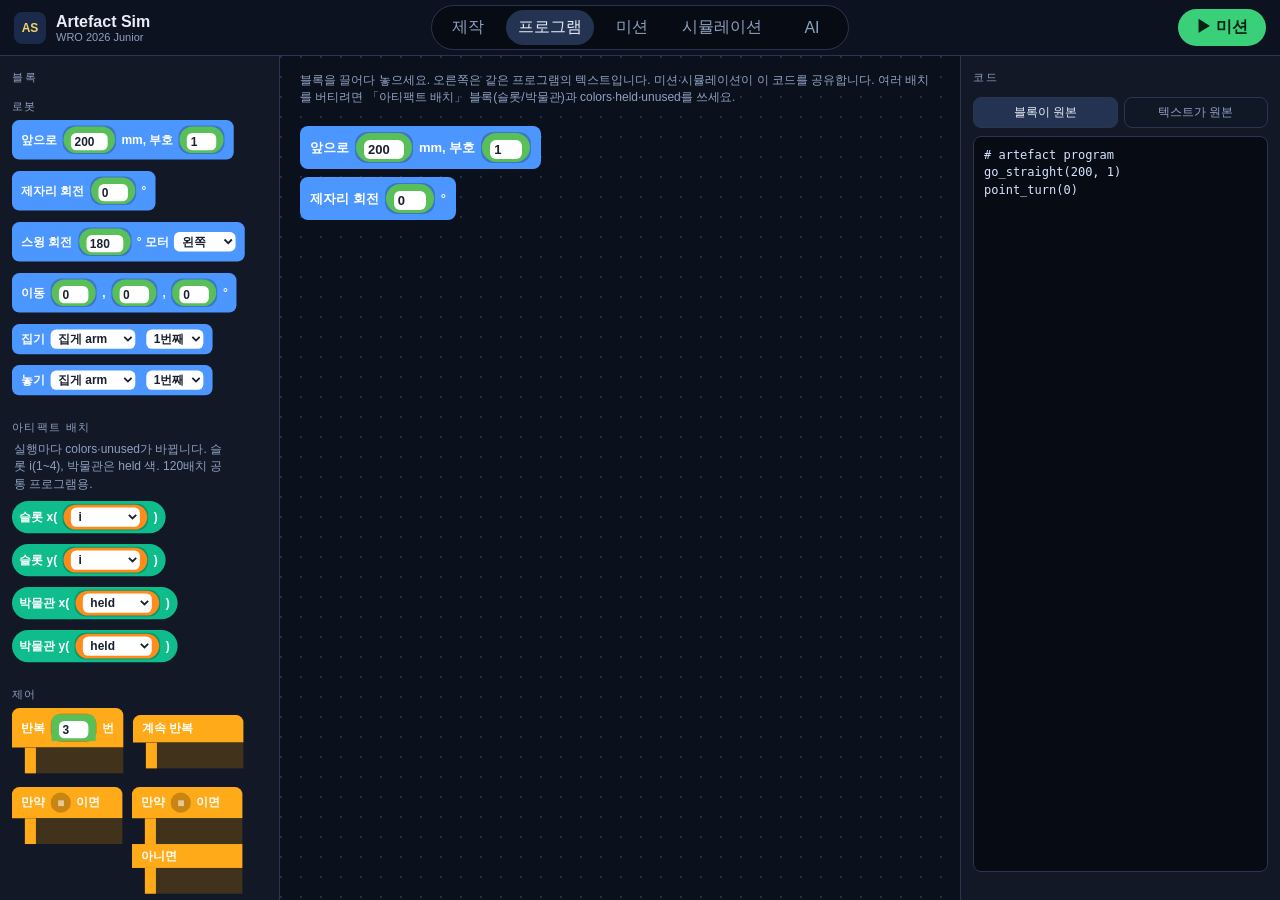
<file: index.html>
<!DOCTYPE html>
<html lang="ko">
  <head>
    <meta charset="UTF-8" />
    <meta name="viewport" content="width=device-width, initial-scale=1" />
    <title>WRO 2026 Junior — Artefact Sim</title>
    <link rel="stylesheet" href="style.css" />
  </head>
  <body>
    <header class="topbar">
      <div class="brand">
        <span class="brand-mark">AS</span>
        <div>
          <strong>Artefact Sim</strong>
          <small>WRO 2026 Junior</small>
        </div>
      </div>
      <nav class="tabs" role="tablist">
        <button type="button" id="tab-hangar" data-tab="hangar" aria-selected="false">제작</button>
        <button type="button" id="tab-program" data-tab="program" aria-selected="true">프로그램</button>
        <button type="button" id="tab-mission" data-tab="mission" aria-selected="false">미션</button>
        <button type="button" id="tab-sim" data-tab="sim" aria-selected="false">시뮬레이션</button>
        <button type="button" id="tab-ai" data-tab="ai" aria-selected="false">AI</button>
      </nav>
      <div class="top-actions">
        <button type="button" id="btn-to-start" class="to-start" title="로봇만 시작 포즈로 옮깁니다">시작위치로 이동</button>
        <button type="button" id="btn-launch" class="launch" title="미션 필드로">▶ 미션</button>
      </div>
    </header>

    <section class="screen hangar-screen" id="screen-hangar" hidden>
      <aside class="parts-dock">
        <p class="dock-title">Parts</p>
        <button type="button" class="part-card" data-part="chassis" id="part-chassis">
          <svg viewBox="0 0 64 64" aria-hidden="true">
            <rect x="14" y="10" width="36" height="44" rx="4" fill="#2a3144" stroke="#f4d35e" stroke-width="2" />
            <rect x="8" y="20" width="6" height="24" rx="1" fill="#111" stroke="#ddd" />
            <rect x="50" y="20" width="6" height="24" rx="1" fill="#111" stroke="#ddd" />
            <polygon points="32,8 26,16 38,16" fill="#f4d35e" />
          </svg>
          <span>차체</span>
        </button>
        <button type="button" class="part-card" data-part="clamp" id="part-clamp">
          <svg viewBox="0 0 64 64" aria-hidden="true">
            <rect x="12" y="18" width="12" height="36" rx="2" fill="#1f7a6b" stroke="#8ef0d8" />
            <rect x="40" y="18" width="12" height="36" rx="2" fill="#1f7a6b" stroke="#8ef0d8" />
            <rect x="12" y="14" width="40" height="12" rx="2" fill="#1f7a6b" stroke="#8ef0d8" />
          </svg>
          <span>집게</span>
        </button>
        <button type="button" class="part-card" data-part="gripper" id="part-gripper">
          <svg viewBox="0 0 64 64" aria-hidden="true">
            <rect x="10" y="16" width="44" height="12" rx="2" fill="#8a4a12" stroke="#ffc07a" />
            <rect x="10" y="26" width="14" height="28" rx="2" fill="#8a4a12" stroke="#ffc07a" />
            <rect x="40" y="26" width="14" height="28" rx="2" fill="#8a4a12" stroke="#ffc07a" />
          </svg>
          <span>그리퍼</span>
        </button>
        <p class="dock-hint">집게·그리퍼 카드를 클릭하면 하나씩 추가됩니다. 화면 이동은 Space + 왼쪽 클릭, 차체 크기 조절은 Ctrl + 드래그 또는 흰 핸들입니다.</p>
      </aside>

      <div class="hangar" id="hangar">
        <div class="hangar-vignette"></div>
        <div class="hangar-world" id="hangar-world">
          <div class="hangar-pad"></div>
          <div class="robot hangar-robot" id="hangar-robot" aria-label="제작 중인 로봇">
            <div id="hangar-paint"></div>
            <div class="handles" id="handles" hidden>
              <button type="button" data-h="nw"></button>
              <button type="button" data-h="n"></button>
              <button type="button" data-h="ne"></button>
              <button type="button" data-h="w"></button>
              <button type="button" data-h="e"></button>
              <button type="button" data-h="sw"></button>
              <button type="button" data-h="s"></button>
              <button type="button" data-h="se"></button>
            </div>
          </div>
        </div>
        <div class="hangar-tools">
          <button type="button" id="hangar-zoom-out">−</button>
          <button type="button" id="hangar-fit">격자 맞춤</button>
          <button type="button" id="hangar-zoom-in">+</button>
        </div>
        <p class="hangar-compass">앞</p>
      </div>

      <aside class="inspector" id="inspector">
        <p class="dock-title">Inspector</p>
        <p class="meta" id="bbox-label">외접 크기 —</p>

        <div class="inspect-block" id="inspect-chassis">
          <h2>차체</h2>
          <p class="hint">전후 = 앞뒤, 좌우 = 옆. 최대 250 mm. Ctrl+드래그로도 조절</p>
          <label>전후 길이 (mm)<input id="robot-length" type="number" step="1" min="40" max="250" /></label>
          <label>좌우 길이 (mm)<input id="robot-width" type="number" step="1" min="40" max="250" /></label>
          <label>축간거리 W (mm)<input id="wheelbase" type="number" step="1" min="40" max="250" /></label>
          <p class="hint">바퀴 길이는 64 mm 고정입니다. 바퀴를 좌우로 드래그해 벌릴 수 있고, 차체에 붙은 채로만 바깥에 붙습니다.</p>
        </div>

        <div class="inspect-block" id="inspect-module" hidden>
          <h2 id="inspect-mod-title">모듈</h2>
          <p class="hint">가장자리로 끌어 붙이거나 면을 고르세요. 같은 종류는 40 mm 간격입니다.</p>
          <div class="side-row" id="inspect-sides">
            <button type="button" data-side="front">앞</button>
            <button type="button" data-side="back">뒤</button>
            <button type="button" data-side="left">왼쪽</button>
            <button type="button" data-side="right">오른쪽</button>
          </div>
          <label>좌우 (mm, +오른쪽)<input id="mod-x" type="number" step="8" /></label>
          <label>전후 (mm, +앞)<input id="mod-y" type="number" step="8" /></label>
          <div id="inspect-clamp-size">
            <label>모듈 너비 (mm)<input id="mod-w" type="number" step="1" min="16" max="120" /></label>
            <label>모듈 길이 (mm)<input id="mod-d" type="number" step="1" min="20" max="160" /></label>
          </div>
          <button type="button" id="btn-detach" class="danger">분리</button>
        </div>
      </aside>
    </section>

    <section class="screen mission-screen" id="screen-mission" hidden>
      <aside class="panel">
        <section>
          <h2>필드</h2>
          <p class="meta">2362 × 1143 mm · 1 단위 = 1 mm</p>
          <div class="btn-row">
            <button type="button" id="btn-zoom-out" title="축소">−</button>
            <button type="button" id="btn-fit">맞춤</button>
            <button type="button" id="btn-zoom-in" title="확대">+</button>
          </div>
          <p class="meta" id="zoom-label">줌 100%</p>
          <label>배속 <span id="mission-speed-val">10×</span>
            <input id="mission-speed" type="range" min="1" max="200" value="10" />
          </label>
          <p class="hint">화면만 빨라집니다. 시뮬 시간은 그대로입니다. 200×는 애니메이션을 생략합니다.</p>
          <p class="hint" id="run-status"></p>
        </section>

        <section>
          <h2>시작 포즈</h2>
          <label>x (mm)<input id="start-x" type="number" step="1" /></label>
          <label>y (mm, 위가 0)<input id="start-y" type="number" step="1" /></label>
          <label>heading (°)<input id="start-h" type="number" step="1" /></label>
          <label class="check"><input id="lock-start" type="checkbox" /> 시작 위치 고정</label>
          <p class="hint">0° 발굴지(아래) · 180° 박물관(위) · 시계방향 증가</p>
          <p class="hint">고정하면 여러 번 실행해도 같은 자리에서 시작합니다. 드래그로 옮기려면 고정을 끄세요.</p>
          <p class="hint">필드에서 로봇을 끌면 이동, Shift+끌기는 헤딩입니다. 방향키로 1 mm씩 미세 이동.</p>
        </section>

        <section>
          <h2>아티팩트</h2>
          <p class="meta" id="unused-label">미사용: —</p>
          <p class="meta" id="art-pos-label">끌어 옮긴 뒤 프로그램 시작으로 실험하세요.</p>
          <label class="check"><input id="keep-arts" type="checkbox" checked /> 배치 유지하고 실험</label>
          <p class="hint">켜면 프로그램 시작이 로봇만 시작 포즈로 돌리고, 지금 필드에 둔 아티팩트는 그대로 둡니다. 끄면 발굴지 홈으로 리셋합니다.</p>
          <button type="button" id="btn-collect-test" class="art-random">수집 즉시 테스트</button>
          <pre id="sim-log" class="sim-log" aria-live="polite"></pre>
          <button type="button" id="btn-random" class="art-random">색 배치 무작위</button>
          <p class="hint">색 칸을 클릭하면 미사용 색과 바꿉니다. 거의 같은 자리에 올리면 두 아티팩트가 자리를 바꿉니다.</p>
          <div class="swatches" id="swatches"></div>
          <label class="check"><input id="use-unused" type="checkbox" /> 미사용 아티팩트도 필드에 두기</label>
          <p class="hint">끄면 공식처럼 4개만 발굴지에 둡니다. 켜면 남은 1개도 발굴지 왼쪽에 나옵니다.</p>
        </section>
      </aside>

      <main id="mission-view-host">
        <div class="viewport" id="viewport">
          <div class="world" id="world">
          <img
            class="mat"
            id="mat"
            src="assets/mat.png"
            alt="WRO 2026 Junior game mat"
            width="2362"
            height="1143"
            draggable="false"
          />
          <div id="arts"></div>
          <svg id="dead-layer" viewBox="0 0 2362 1143" width="2362" height="1143" aria-hidden="true"></svg>
          <div id="snap-guides" hidden>
            <div class="snap-x" id="snap-x"></div>
          </div>
          <div class="robot" id="robot" aria-label="로봇"></div>
        </div>
        </div>
      </main>
    </section>

    <section class="screen sim-screen" id="screen-sim" hidden>
      <aside class="panel sweep-panel">
        <section>
          <h2>120 스윕</h2>
          <p class="hint">프로그램 탭과 같은 코드를 120가지 발굴 배치(미사용 색 5 × 나머지 4색 순열 24)로 돌립니다. 색을 하드코딩하지 말고 colors / unused / slot_x / museum_x(held)를 쓰세요. 시간은 시뮬 시간, 배속은 화면만 빠릅니다.</p>
          <label>배속 <span id="sweep-speed-val">10×</span>
            <input id="sweep-speed" type="range" min="1" max="200" value="10" />
          </label>
          <p class="hint">1–200×. 미션 탭과 같은 배속입니다. 200×는 화면 애니메이션을 생략합니다.</p>
          <div class="btn-row">
            <button type="button" id="btn-sweep-example">예제 넣기</button>
            <button type="button" id="btn-sweep" class="art-random">120 실행</button>
          </div>
          <div id="sweep-stats" class="sweep-stats"></div>
        </section>
        <section>
          <h2>프로그램 (프로그램 탭과 동일)</h2>
          <p class="hint">여기서는 미리보기만 됩니다. 편집은 프로그램 탭에서 하세요. 예제 넣기는 프로그램 탭 코드를 바꿉니다.</p>
          <textarea id="sweep-preview" spellcheck="false" wrap="off" readonly></textarea>
        </section>
        <section>
          <h2>결과</h2>
          <pre id="sweep-log" class="sim-log" aria-live="polite"></pre>
        </section>
      </aside>
      <main id="sim-view-host"></main>
    </section>

    <section class="screen program-screen" id="screen-program">
      <aside class="block-palette" id="block-palette"></aside>
      <div class="block-workspace" id="block-workspace">
        <p class="workspace-hint">블록을 끌어다 놓으세요. 오른쪽은 같은 프로그램의 텍스트입니다. 미션·시뮬레이션이 이 코드를 공유합니다. 여러 배치를 버티려면 「아티팩트 배치」 블록(슬롯/박물관)과 colors·held·unused를 쓰세요.</p>
        <div class="block-script" id="block-script"></div>
      </div>
      <aside class="code-dock">
        <p class="dock-title">코드</p>
        <div class="code-toolbar">
          <button type="button" id="code-mode-blocks" class="active">블록이 원본</button>
          <button type="button" id="code-mode-text">텍스트가 원본</button>
        </div>
        <textarea id="code-text" spellcheck="false" readonly wrap="off"></textarea>
        <p class="hint" id="code-error"></p>
      </aside>
    </section>

    <section class="screen ai-screen" id="screen-ai" hidden>
      <aside class="ai-side">
        <p class="dock-title">AI 프롬프트</p>
        <p class="hint">하고 싶은 일을 적으면, 로봇 형태·위치·규칙과 120가지 아티팩트 배치 대응 설명이 붙습니다. Cursor, ChatGPT, Claude 등에 그대로 붙여 넣으세요.</p>
        <label>내가 시킬 일
          <textarea id="ai-goal" spellcheck="false" placeholder="예: 120가지 발굴 배치 모두에서 4개 아티팩트를 같은 색 박물관 칸에 놓아 줘. 색 순서를 하드코딩하지 말 것."></textarea>
        </label>
        <div class="btn-row ai-actions">
          <button type="button" id="ai-refresh">다시 생성</button>
          <button type="button" id="ai-copy" class="primary">복사</button>
        </div>
        <p class="meta" id="ai-copy-status"></p>
        <h2>포함할 내용</h2>
        <p class="hint">좌표, heading, 로봇 mm, 집기/놓기, 120 배치(colors/unused/held/slot/museum), 현재 프로그램이 들어갑니다.</p>
      </aside>
      <div class="ai-main">
        <textarea id="ai-prompt" spellcheck="false" readonly></textarea>
      </div>
    </section>

    <script type="module" src="js/main.js"></script>
  </body>
</html>
</file>
<file: style.css>
:root {
  --bg: #070b14;
  --panel: #121826;
  --line: #2a3550;
  --text: #e8edf7;
  --muted: #8ea0c0;
  --accent: #6ea8ff;
  --launch: #3ad07a;
  --robot-edge: #f4d35e;
}

* {
  box-sizing: border-box;
}

html,
body {
  margin: 0;
  height: 100%;
  font-family: "Segoe UI", "Noto Sans KR", sans-serif;
  background: var(--bg);
  color: var(--text);
  user-select: none;
  -webkit-user-select: none;
}

body {
  display: grid;
  grid-template-rows: 56px 1fr;
}

.topbar {
  display: grid;
  grid-template-columns: 1fr auto 1fr;
  align-items: center;
  padding: 0 14px;
  background: #0c1220;
  border-bottom: 1px solid var(--line);
  z-index: 5;
}

.brand {
  display: flex;
  align-items: center;
  gap: 10px;
}

.brand-mark {
  width: 32px;
  height: 32px;
  display: grid;
  place-items: center;
  border-radius: 8px;
  background: #1b2a4a;
  color: var(--robot-edge);
  font-weight: 700;
  font-size: 12px;
}

.brand small {
  display: block;
  color: var(--muted);
  font-size: 11px;
}

.tabs {
  display: flex;
  gap: 6px;
  padding: 4px;
  border-radius: 999px;
  background: #070b14;
  border: 1px solid var(--line);
}

.tabs button {
  min-width: 64px;
  border: 0;
  background: transparent;
  color: var(--muted);
  border-radius: 999px;
  padding: 7px 12px;
}

.tabs button[aria-selected="true"] {
  background: #243352;
  color: var(--text);
}

.top-actions {
  justify-self: end;
  display: flex;
  align-items: center;
  gap: 8px;
}

.to-start {
  border: 1px solid var(--line);
  background: #18233a;
  color: var(--text);
  font-weight: 600;
  border-radius: 999px;
  padding: 8px 14px;
}

.to-start:hover {
  border-color: var(--accent);
}

.to-start:disabled {
  opacity: 0.45;
  cursor: not-allowed;
}

.launch {
  border: 0;
  background: var(--launch);
  color: #062214;
  font-weight: 700;
  border-radius: 999px;
  padding: 8px 18px;
}

.launch:hover {
  filter: brightness(1.08);
  border-color: transparent;
}

.screen {
  min-height: 0;
  height: 100%;
}

.screen[hidden] {
  display: none !important;
}

.hangar-screen {
  display: grid;
  grid-template-columns: 168px 1fr 260px;
}

.mission-screen {
  display: grid;
  grid-template-columns: 280px 1fr;
}

.sim-screen {
  display: grid;
  grid-template-columns: 340px 1fr;
}

#mission-view-host,
#sim-view-host {
  min-height: 0;
  height: 100%;
  position: relative;
  overflow: hidden;
}

#mission-view-host .viewport,
#sim-view-host .viewport {
  height: 100%;
}

.sweep-panel #sweep-preview {
  width: 100%;
  min-height: 240px;
  resize: vertical;
  background: #0b0f18;
  color: #d6e4ff;
  border: 1px solid var(--line);
  border-radius: 8px;
  padding: 8px;
  font-family: Consolas, "Cascadia Mono", "Noto Sans KR", monospace;
  font-size: 12px;
  line-height: 1.45;
}

.sweep-stats {
  display: grid;
  gap: 4px;
  margin-top: 10px;
  padding: 8px;
  border: 1px solid var(--line);
  border-radius: 8px;
  font-size: 13px;
}

#sweep-speed,
#mission-speed {
  width: 100%;
}

.parts-dock,
.inspector,
.panel {
  background: var(--panel);
  border-right: 1px solid var(--line);
  padding: 14px 12px 20px;
  overflow: auto;
}

.inspector {
  border-right: 0;
  border-left: 1px solid var(--line);
}

.dock-title {
  margin: 0 0 12px;
  font-size: 11px;
  letter-spacing: 0.14em;
  text-transform: uppercase;
  color: var(--muted);
}

.part-card {
  width: 100%;
  display: grid;
  justify-items: center;
  gap: 6px;
  margin-bottom: 10px;
  padding: 10px 8px;
  background: linear-gradient(180deg, #1a2336, #101726);
  border: 1px solid #3a4b6d;
  border-radius: 10px;
  color: var(--text);
}

.part-card svg {
  width: 72px;
  height: 72px;
}

.part-card span {
  font-size: 12px;
}

.part-card:hover,
.part-card.active {
  border-color: #7eb0ff;
  box-shadow: 0 0 0 1px #7eb0ff inset;
}

.part-card.off {
  opacity: 0.45;
}

.hangar-robot {
  width: 250px;
  height: 250px;
  margin-left: -125px;
  margin-top: -125px;
  overflow: visible;
}

#hangar-paint,
#hangar-paint svg {
  position: absolute;
  inset: 0;
  width: 250px;
  height: 250px;
  overflow: visible;
}

.robot svg {
  overflow: visible;
}

.hangar-robot .handles {
  position: absolute;
  pointer-events: none;
  z-index: 4;
}

.hangar-world,
.world {
  will-change: transform;
}

.hangar.can-pan,
.viewport.can-pan {
  cursor: grab;
}

.hangar.can-pan.panning,
.viewport.can-pan.panning {
  cursor: grabbing;
}

.hangar-robot .handles button {
  position: absolute;
  width: 14px;
  height: 14px;
  padding: 0;
  border: 1px solid #0b1020;
  background: #d7e7ff;
  border-radius: 1px;
  pointer-events: auto;
  transform: translate(-50%, -50%);
}

.hangar-robot .handles button[data-h="n"],
.hangar-robot .handles button[data-h="s"] {
  cursor: ns-resize;
}

.hangar-robot .handles button[data-h="e"],
.hangar-robot .handles button[data-h="w"] {
  cursor: ew-resize;
}

.hangar-robot .handles button[data-h="ne"],
.hangar-robot .handles button[data-h="sw"] {
  cursor: nesw-resize;
}

.hangar-robot .handles button[data-h="nw"],
.hangar-robot .handles button[data-h="se"] {
  cursor: nwse-resize;
}

.drag-ghost {
  position: fixed;
  z-index: 20;
  pointer-events: none;
  width: 56px;
  height: 56px;
  opacity: 0.85;
  filter: drop-shadow(0 6px 10px rgba(0, 0, 0, 0.45));
}

.dock-hint,
.meta,
.hint {
  margin: 8px 0 0;
  color: var(--muted);
  font-size: 12px;
  line-height: 1.45;
}

.hangar {
  position: relative;
  overflow: hidden;
  cursor: default;
  background:
    radial-gradient(1200px 600px at 50% 10%, #152246 0%, transparent 55%),
    #050814;
}

.hangar::before {
  content: "";
  position: absolute;
  inset: 0;
  background-image:
    radial-gradient(1px 1px at 12% 18%, #fff 50%, transparent 51%),
    radial-gradient(1px 1px at 28% 72%, #cde 50%, transparent 51%),
    radial-gradient(1px 1px at 63% 31%, #fff 50%, transparent 51%),
    radial-gradient(1px 1px at 81% 64%, #9cf 50%, transparent 51%),
    radial-gradient(1px 1px at 44% 12%, #fff 50%, transparent 51%),
    radial-gradient(1px 1px at 91% 22%, #fff 50%, transparent 51%);
  opacity: 0.55;
  pointer-events: none;
}

.hangar.panning {
  cursor: grabbing;
}

.hangar-world {
  position: absolute;
  width: 800px;
  height: 800px;
  transform-origin: 0 0;
  background-image:
    linear-gradient(to right, rgba(90, 140, 220, 0.13) 1px, transparent 1px),
    linear-gradient(to bottom, rgba(90, 140, 220, 0.13) 1px, transparent 1px);
  background-size: 8px 8px;
}

.hangar-pad {
  position: absolute;
  left: 50%;
  top: 18px;
  width: 120px;
  height: 18px;
  transform: translateX(-50%);
  border-radius: 4px 4px 0 0;
  background: #3a455c;
  box-shadow: 0 0 0 2px #6f7c96;
}

.hangar-vignette {
  position: absolute;
  inset: 0;
  pointer-events: none;
  box-shadow: inset 0 0 80px #000;
  z-index: 2;
}

.hangar-tools {
  position: absolute;
  left: 12px;
  bottom: 12px;
  z-index: 3;
  display: flex;
  gap: 6px;
}

.hangar-compass {
  position: absolute;
  top: 10px;
  left: 50%;
  transform: translateX(-50%);
  z-index: 3;
  margin: 0;
  padding: 3px 10px;
  border-radius: 999px;
  background: rgba(12, 18, 32, 0.8);
  border: 1px solid var(--line);
  font-size: 11px;
  letter-spacing: 0.12em;
}

.inspect-block h2,
.panel h2 {
  margin: 16px 0 8px;
  font-size: 12px;
  letter-spacing: 0.08em;
  text-transform: uppercase;
  color: var(--muted);
}

label {
  display: block;
  margin: 8px 0;
  font-size: 12px;
  color: var(--muted);
}

label.check {
  display: flex;
  align-items: center;
  gap: 8px;
  color: var(--text);
}

label.check input {
  display: inline-block;
  width: auto;
  margin: 0;
}

.robot.pose-locked {
  cursor: not-allowed;
}

input:disabled {
  opacity: 0.55;
}

input {
  display: block;
  width: 100%;
  margin-top: 4px;
  padding: 7px 8px;
  border: 1px solid var(--line);
  border-radius: 6px;
  background: #070b14;
  color: var(--text);
  font: inherit;
  user-select: text;
  -webkit-user-select: text;
}

.btn-row {
  display: grid;
  grid-template-columns: 1fr 1.4fr 1fr;
  gap: 8px;
}

.side-row {
  display: grid;
  grid-template-columns: 1fr 1fr 1fr 1fr;
  gap: 6px;
  margin-bottom: 8px;
}

.side-row button {
  padding: 6px 4px;
  font-size: 12px;
}

.side-row button.active,
button.primary {
  background: #27406d;
  border-color: #3d6db3;
}

.warn {
  color: #f0c92a;
}

button {
  border: 1px solid var(--line);
  background: #070b14;
  color: var(--text);
  border-radius: 6px;
  padding: 8px 10px;
  cursor: pointer;
  font: inherit;
}

button:hover {
  border-color: var(--accent);
}

button.primary {
  width: 100%;
}

.art-random {
  display: block;
  width: 100%;
  margin: 12px 0 8px;
  padding: 10px 16px;
  text-align: center;
  border-radius: 8px;
  border: 1px solid #5b8fd9;
  background: linear-gradient(90deg, #16325c 0%, #2f6bc2 100%);
  color: #e8f1ff;
  letter-spacing: 0.06em;
  font-weight: 600;
}

.art-random:hover {
  border-color: #8eb4ff;
  background: linear-gradient(90deg, #1c3e70 0%, #3a7ae0 100%);
}

button.danger {
  width: 100%;
  margin-top: 12px;
  border-color: #8a3a3a;
  color: #ffb4b4;
}

.swatches {
  display: flex;
  gap: 6px;
  margin-top: 10px;
}

.swatches span {
  width: 22px;
  height: 22px;
  border-radius: 4px;
  cursor: pointer;
  border: 1px solid rgba(255, 255, 255, 0.2);
}

.swatches span.off {
  opacity: 0.25;
}

.swatches span:hover {
  outline: 2px solid #8eb4ff;
}

.viewport {
  position: relative;
  overflow: hidden;
  cursor: default;
  background: #0d0f14;
}

.viewport.panning {
  cursor: grabbing;
}

.world {
  position: absolute;
  left: 0;
  top: 0;
  width: 2362px;
  height: 1143px;
  transform-origin: 0 0;
  user-select: none;
}

.snap-x {
  position: absolute;
  top: 0;
  bottom: 0;
  width: 0;
  margin-left: 0;
  border-left: 2px solid #d14cff;
  box-shadow: 0 0 0 1px rgba(255, 255, 255, 0.9);
  pointer-events: none;
  z-index: 3;
}

#snap-guides {
  position: absolute;
  inset: 0;
  pointer-events: none;
  z-index: 3;
}

#run-status.warn {
  color: #ff8d82;
}

.mat {
  position: absolute;
  inset: 0;
  width: 2362px;
  height: 1143px;
  pointer-events: none;
}

.robot {
  position: absolute;
  cursor: grab;
  z-index: 4;
}

.robot .mod {
  cursor: grab;
}

.robot svg {
  display: block;
  overflow: visible;
}

.robot-body {
  fill: #1a2030;
  stroke: var(--robot-edge);
  stroke-width: 3;
}

.tool-bay {
  fill: none;
  stroke-width: 1.8;
  stroke-dasharray: 5 4;
  pointer-events: none;
}

.tool-bay.clamp {
  stroke: #8ef0d8;
}

.tool-bay.gripper {
  stroke: #ffc07a;
}

.mod-clamp .tool-base {
  fill: #155e52;
  stroke: #8ef0d8;
  stroke-width: 1.4;
}

.mod-gripper .tool-base {
  fill: #6a360c;
  stroke: #ffc07a;
  stroke-width: 1.4;
}

.robot-limit {
  fill: none;
  stroke: rgba(244, 211, 94, 0.45);
  stroke-width: 2;
  stroke-dasharray: 8 6;
}

.mod-clamp {
  fill: #1f7a6b;
  stroke: #8ef0d8;
  stroke-width: 1.6;
}

.mod-gripper {
  fill: #8a4a12;
  stroke: #ffc07a;
  stroke-width: 1.6;
}

.mod.selected .mod-clamp,
.mod.selected .mod-gripper,
.robot.chassis-on .robot-body {
  filter: drop-shadow(0 0 4px #7eb0ff);
}

.robot-wheel {
  fill: #0b0d12;
  stroke: #d7dde8;
  stroke-width: 2;
  cursor: ew-resize;
  pointer-events: all;
}

.robot-nose {
  fill: var(--robot-edge);
}

.robot-hub {
  fill: #f7f3ea;
}

.robot text {
  font-size: 13px;
  font-weight: 700;
  fill: #f7f3ea;
  letter-spacing: 0.06em;
  pointer-events: none;
}

.mod text {
  font-size: 9px;
  letter-spacing: 0;
}

#arts {
  position: absolute;
  inset: 0;
  width: 2362px;
  height: 1143px;
  z-index: 6;
  pointer-events: none;
}

.art {
  position: absolute;
  width: 56px;
  height: 40px;
  margin-left: -28px;
  margin-top: -20px;
  z-index: 5;
  pointer-events: auto;
  cursor: grab;
  overflow: visible;
  filter: drop-shadow(0 2px 3px rgba(0, 0, 0, 0.85));
}

.art svg {
  display: block;
  overflow: visible;
}

.art text {
  fill: #fff;
  stroke: #111;
}

.art.dragging {
  cursor: grabbing;
  z-index: 8;
  filter: drop-shadow(0 6px 10px rgba(0, 0, 0, 0.75));
}

.art.held,
.mission-screen.is-running .art,
.sim-screen.is-running .art {
  pointer-events: none;
}
  pointer-events: none;
  cursor: default;
}

#dead-layer {
  position: absolute;
  inset: 0;
  width: 2362px;
  height: 1143px;
  pointer-events: none;
  z-index: 2;
  overflow: visible;
}

.dead-body {
  fill: rgba(200, 40, 60, 0.12);
  stroke: #e23d5b;
  stroke-width: 2;
}

.dead-tool {
  fill: rgba(40, 160, 90, 0.12);
  stroke: #3ad07a;
  stroke-width: 1.5;
}

.dead-turn {
  fill: rgba(209, 76, 255, 0.06);
  stroke: #d14cff;
  stroke-width: 1.5;
  stroke-dasharray: 10 8;
}

.art.held {
  z-index: 6;
  filter: drop-shadow(0 0 4px #7ef0c0);
}

.sim-log {
  max-height: 220px;
  overflow: auto;
  margin: 8px 0 0;
  padding: 8px;
  background: #0b0f18;
  border: 1px solid var(--line);
  border-radius: 8px;
  font-size: 11px;
  line-height: 1.45;
  white-space: pre-wrap;
}

.sim-log .warn {
  color: #ff8d82;
}

.program-screen {
  display: grid;
  grid-template-columns: 280px 1fr 320px;
}

.program-screen.text-source {
  grid-template-columns: 1fr;
}

.program-screen.text-source .block-palette,
.program-screen.text-source .block-workspace {
  display: none !important;
}

.program-screen.text-source .code-dock {
  border-left: 0;
}

.block-palette,
.code-dock {
  background: var(--panel);
  border-right: 1px solid var(--line);
  padding: 14px 12px 20px;
  overflow: auto;
}

.code-dock {
  border-right: 0;
  border-left: 1px solid var(--line);
  display: flex;
  flex-direction: column;
  min-height: 0;
}

.block-workspace {
  position: relative;
  overflow: auto;
  background:
    radial-gradient(circle at 1px 1px, #243049 1px, transparent 0) 0 0 / 20px 20px,
    #0a101c;
  padding: 16px 20px 80px;
}

.block-workspace.text-locked {
  pointer-events: none;
  opacity: 0.45;
}

.workspace-hint {
  margin: 0 0 12px;
  color: var(--muted);
  font-size: 12px;
}

.block-script {
  display: flex;
  flex-direction: column;
  align-items: flex-start;
  gap: 0;
}

.pal-cat {
  margin: 14px 0 6px;
  font-size: 11px;
  letter-spacing: 0.12em;
  text-transform: uppercase;
  color: var(--muted);
}

.pal-hint {
  margin: 0 0 8px;
  padding: 0 2px;
  max-width: 220px;
}

.pal-new {
  width: 100%;
  margin-bottom: 8px;
  border: 1px dashed #4a5d82;
  background: transparent;
  color: var(--text);
  border-radius: 8px;
  padding: 5px;
}

.pal-item {
  margin: 0 0 8px;
  transform: scale(0.92);
  transform-origin: top left;
  cursor: grab;
}

.blk {
  --blk: #4c97ff;
  color: #fff;
  font-size: 13px;
  font-weight: 650;
  user-select: none;
}

.blk-stmt,
.blk-c {
  display: inline-flex;
  flex-direction: column;
  min-width: 120px;
}

.blk-row {
  display: flex;
  flex-wrap: wrap;
  align-items: center;
  gap: 6px;
  background: var(--blk);
  padding: 6px 10px;
  border-radius: 8px;
}

.blk-c .blk-row:first-child {
  border-radius: 8px 8px 0 0;
}

.blk-foot,
.blk-mid {
  min-height: 10px;
  padding: 4px 10px;
  border-radius: 0;
}

.blk-c > .blk-row:last-child {
  border-radius: 0 0 8px 8px;
}

.blk-mouth {
  margin-left: 14px;
  padding: 4px 0 4px 8px;
  border-left: 12px solid var(--blk);
  background: color-mix(in srgb, var(--blk) 22%, #0a101c);
  min-height: 28px;
  min-width: 80px;
  display: flex;
  flex-direction: column;
  align-items: flex-start;
}

.blk-val {
  display: inline-flex;
}

.blk-val .blk-row {
  border-radius: 18px;
  padding: 3px 8px;
}

.blk.on > .blk-row,
.blk.on > .blk-mouth {
  outline: 2px solid #fff;
}

.blk input,
.blk select {
  border: 0;
  border-radius: 6px;
  background: #fff;
  color: #1a2030;
  font: inherit;
  font-weight: 700;
  padding: 2px 4px;
  max-width: 92px;
}

.val-slot {
  display: inline-flex;
  align-items: center;
  min-width: 22px;
  min-height: 22px;
  background: rgba(0, 0, 0, 0.22);
  border-radius: 12px;
  padding: 1px;
}

.val-slot.empty {
  width: 18px;
  justify-content: center;
  color: rgba(255, 255, 255, 0.55);
}

.val-slot.drop-on,
.insert-bar.drop-on {
  outline: 2px solid #fff;
  background: #ffffff55;
}

.insert-bar {
  width: 100%;
  min-width: 80px;
  height: 8px;
  border-radius: 4px;
}

.blk-ghost {
  position: fixed;
  z-index: 40;
  pointer-events: none;
  opacity: 0.9;
  filter: drop-shadow(0 8px 16px rgba(0, 0, 0, 0.45));
}

.code-toolbar {
  display: flex;
  gap: 6px;
  margin-bottom: 8px;
}

.code-toolbar button {
  flex: 1;
  border: 1px solid var(--line);
  background: #101826;
  color: var(--muted);
  border-radius: 8px;
  padding: 6px 8px;
  font-size: 12px;
}

.code-toolbar button.active {
  background: #243352;
  color: var(--text);
}

#code-text {
  flex: 1;
  min-height: 240px;
  width: 100%;
  resize: none;
  background: #070b14;
  color: #d6e4ff;
  border: 1px solid var(--line);
  border-radius: 8px;
  padding: 10px;
  font-family: Consolas, "Cascadia Mono", monospace;
  font-size: 12px;
  line-height: 1.45;
  user-select: text;
  -webkit-user-select: text;
  white-space: pre;
  overflow-wrap: normal;
  word-wrap: normal;
  word-break: normal;
  overflow: auto;
}

#code-error {
  color: #ff8d82;
}

.ai-screen {
  display: grid;
  grid-template-columns: 300px 1fr;
  min-height: 0;
}

.ai-side {
  background: var(--panel);
  border-right: 1px solid var(--line);
  padding: 14px 12px 20px;
  overflow: auto;
}

.ai-actions {
  grid-template-columns: 1fr 1fr;
  margin: 10px 0;
}

#ai-goal,
#ai-prompt {
  display: block;
  width: 100%;
  margin-top: 4px;
  padding: 8px;
  border: 1px solid var(--line);
  border-radius: 8px;
  background: #070b14;
  color: var(--text);
  font: inherit;
  resize: vertical;
  user-select: text;
  -webkit-user-select: text;
}

#ai-goal {
  min-height: 140px;
}

.ai-main {
  min-height: 0;
  padding: 12px;
  display: flex;
}

#ai-prompt {
  height: 100%;
  min-height: 0;
  flex: 1;
  resize: none;
  font-family: Consolas, "Cascadia Mono", "Noto Sans KR", monospace;
  font-size: 12px;
  line-height: 1.45;
  color: #d6e4ff;
}

@media (max-width: 900px) {
  .hangar-screen,
  .mission-screen,
  .sim-screen,
  .program-screen,
  .ai-screen {
    grid-template-columns: 1fr;
    grid-template-rows: auto 1fr auto;
  }

  .program-screen {
    grid-template-columns: 1fr;
    grid-template-rows: 28vh 1fr 28vh;
  }

  .parts-dock,
  .inspector,
  .panel {
    max-height: 28vh;
  }
}
</file>
